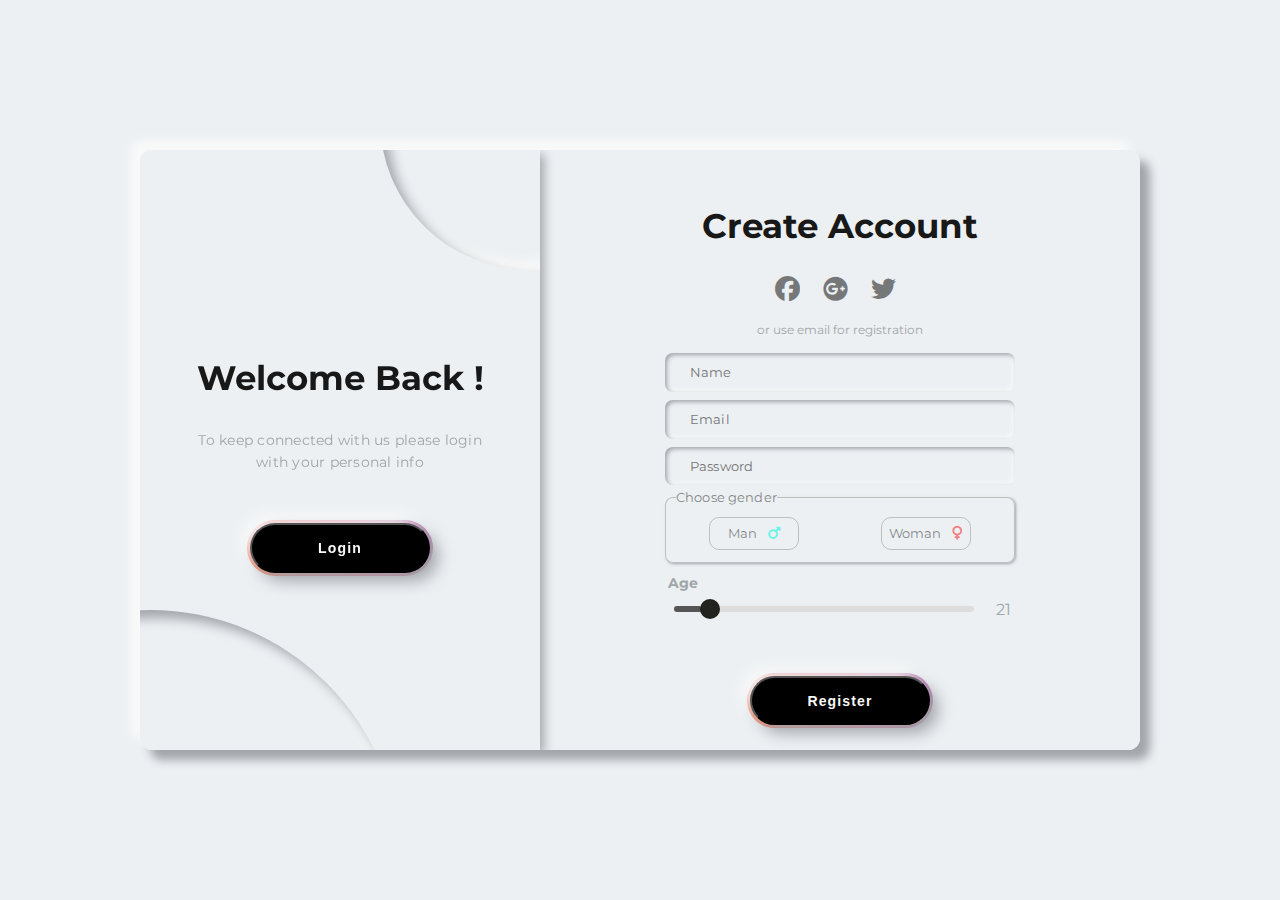
<file: loginRegister.html>
<!DOCTYPE html>
<html lang="es" dir="ltr">

<head>
    <meta name="viewport" content="width=device-width, user-scalable=no, initial-scale=1.0">
    <meta charset="utf-8">
    <link rel="stylesheet" type="text/css" href="css/style_loginRegister.css">
    <link rel="stylesheet" href="https://cdnjs.cloudflare.com/ajax/libs/font-awesome/6.2.1/css/all.min.css">
    <link href="https://fonts.googleapis.com/css2?family=Montserrat:wght@400;700;800&display=swap" rel="stylesheet">
    <title>Login&Register</title>
</head>

<body>
    <div class="main">
        <div class="container a-container" id="a-container">
            <form class="form" id="a-form" method="" action="">
                <h2 class="form_title title">Create Account</h2>
                <div class="form__icons">
                    <i class="fa-brands fa-facebook form__icon"></i>
                    <i class="fa-brands fa-google-plus form__icon"></i>
                    <i class="fa-brands fa-twitter form__icon"></i>
                </div>
                <span class="form__span">or use email for registration</span>
                <input class="form__input" type="text" placeholder="Name">
                <input class="form__input" type="text" placeholder="Email">
                <input class="form__input" type="password" placeholder="Password">
                <input class="form__input" type="text" hidden id="gender_input">
                <fieldset>
                    <legend>Choose gender</legend>
                    <div class="gender-select-area">
                        <div class="text-center text-justify gender-select man" id="gender-1">
                            Man
                            <i class="fa-solid fa-mars"></i>
                        </div>
                        <div class="text-center text-justify gender-select clearfix woman" id="gender-2"
                            style="float: right;">
                            Woman
                            <i class="fa-solid fa-venus"></i>
                        </div>
                    </div>
                </fieldset>
                <div class="wrapper">
                    <h3>Age</h3>
                    <div class="range">
                        <div class="range__progress"></div>
                        <input type="range" class="range__slider first__slider" step="1" value="21" min="15" max="80">
                        <span class="range__value"></span>
                    </div>
                </div>
                <button class="form__button button submit gradient-border switch__button" form="a-form"
                    onclick="show('popup_success')">Register</button>
            </form>
        </div>
        <div class="container b-container" id="b-container">
            <form class="form" id="b-form" method="" action="">
                <h2 class="form_title title">Sign in to Website</h2>
                <div class="form__icons">
                    <i class="fa-brands fa-facebook form__icon"></i>
                    <i class="fa-brands fa-google-plus form__icon"></i>
                    <i class="fa-brands fa-twitter form__icon"></i>

                </div>
                <span class="form__span">or use your email account</span>
                <input class="form__input" type="text" placeholder="Email">
                <input class="form__input" type="password" placeholder="Password"><a class="form__link">Forgot your
                    password?</a>
                <button class="form__button button submit gradient-border switch__button" type="submit">Login</button>
            </form>
        </div>
        <div class="switch" id="switch-cnt">
            <div class="switch__circle"></div>
            <div class="switch__circle switch__circle--t"></div>
            <div class="switch__container" id="switch-c1">
                <h2 class="switch__title title">Welcome Back !</h2>
                <p class="switch__description description">To keep connected with us please login with your personal
                    info</p>
                <button class="switch__button button switch-btn gradient-border">Login</button>
            </div>
            <div class="switch__container is-hidden" id="switch-c2">
                <h2 class="switch__title title">Hello Friend !</h2>
                <p class="switch__description description">Enter your personal details and start shopping with us</p>
                <button class="switch__button button switch-btn gradient-border">Register</button>
            </div>
        </div>
    </div>
    <div class="popup" id="popup_success">
        <p>Register Your Account has Successfull</p>

        <svg xmlns="http://www.w3.org/2000/svg" width="260" height="241" viewBox="0 0 2876.0933 2666.6667" class="top">
            <path d="M0 2666.667h2876.093V0H0v2666.667" fill="#fff" />
            <path
                d="M1643.333 899.213c-188.72 20.627-314.318 301.534-242.56 642.574 71.774 341.026 127.574 493.6 703.76 431.893 576.174-61.707 448.507-869.907 30.934-772.813-224.52 52.186-126.627-341.627-492.134-301.654"
                fill="#184655" />
            <path d="M1149.77 1671.667c-63.026 16.44-306.07 53.88-334.642 64.533l148.207 151.747h217.05l-30.614-216.28"
                fill="#f7a491" />
            <path
                d="M2378.96 627.773c-5.107-9.546-69.347-61.746-75.053-66.933-5.707-5.187-48.907-26.267-49.254-2.733-.093 6.76 39.014 32.693 53.707 42.84-12.493-10.707-68.733-37.934-76.64-33-15.32 9.573 50.12 57.96 70.413 69.773 16.227 9.453 22.094 60.533 23.787 80.627.6 7.093-1.48 26.88-.627 19.826.16-1.293-17.2-28.066-24.68-42.72-4.933-9.64-13.533-12.933-18.013-6.44-11.107 16.107 18.6 103.48 27.627 115.067 10.693 13.707 34.986 36.507 44.226 45.147 0 0 46.467 438.16 32.187 448.653-33.4 24.547-362.933 202.947-362.933 202.947s34.506 210.613 42.426 203.293c7.907-7.32 432.627-256.267 454.16-299.92 31.134-63.16-9.093-312.12-49.52-475.533-13.6-65-60.506-242.36-91.813-300.894"
                fill="#b35e4b" />
            <path
                d="M2371.747 717.613l8.826 3.894s11.747 7.826 9.08 17.426c-1.56 5.56-5.053 6.534-25.96 14.134-15.12 5.493-35.64 6.853-66.453 8.506l74.507-43.96"
                fill="#944634" />
            <path
                d="M2379.227 724.653l-105.28-203.146c-3.254-6.28-11.387-8.814-18.16-5.654l-8.2 3.934s-.027.026-.08.066l-.027-.053-73.787 38.787c-5.493 2.893-7.573 9.346-4.68 14.493l110.534 196.107 73.2-18.027 20.12-9.4c6.773-3.16 9.613-10.827 6.36-17.107"
                fill="#13375b" />
            <path
                d="M2274.68 691.253s-7.587 24.707-5.853 53.814c1.72 29.106 62.373 85.986 72.173 90.72 9.813 4.733 1-35.36 1-35.36s-1.76-37.52-11.56-40.147c-9.8-2.64-26.84-16-26.84-16s-9.16-86.107-28.92-53.027M2365.2 651.093l-23.187-33.146s-49.853-58.654-69.826-45.107c-19.974 13.547 57.146 60.32 57.146 60.32s30.08 42.693 61.8 102.2l5.734-21.893-31.667-62.374"
                fill="#b35e4b" />
            <path
                d="M1867.187 1541.787c100.066-43.334 281.826-110.974 281.826-110.974l60.08 219.427-297.666 157.707s-70.427-254.827-44.24-266.16M1472.827 1558.987s-36.614 1.346-129.4 31.066c-101.514 32.507-292.01 79.96-292.01 79.96L1153.14 1896.2l339.873-40.387s33.147-296.826-20.186-296.826"
                fill="#f47458" />
            <path
                d="M787.912 1983.533l-122.04.2c-1.21-11.586-13.397-381.76-12.613-392.52.785-10.773 122.67-87.493 108.665-98.613-14.005-11.133-66.673 25.933-72.65 19.493-13.78-14.853 5.858-178.866-7.162-175.986-24.36 5.386-16.518 104.373-28.38 104.84-11.862.453 1.716-104.08-18.305-110.174-20.02-6.093-3.287 100.094-11.868 104.774-8.58 4.68-29.576-97.814-47.384-86.374-9.67 6.2 20.957 90.694 7.385 90.92-13.57.227-47.384-60.866-57.816-52.68-10.43 8.187 39.605 58.64 41.875 94.92 2.27 36.267 19.16 50.2 5.308 108.947-13.853 58.733-86.083 455-42.485 501.213 35.4 37.52 237.864 58.934 254.932 49.307 65.414-36.893 2.537-158.267 2.537-158.267"
                fill="#b35e4b" />
            <path d="M685.1 1515.813s-54.797-10.493-63.893 37.214c0 0 21.257-37.347 63.892-37.214" fill="#944634" />
            <path
                d="M1098.227 1986.507s9.413-55.374 138.704-68.827c131.843-13.733 269.883-100.107 269.883-100.107s12.334 190.187-26.48 229.44l-132.72 47.214-249.386-107.72M1021.307 1925.693s-46.423 3.347-105.728 11.107c-59.305 7.76-204.32 23.587-204.32 23.587l38.23 205.413s214.85-1.013 222.33 2.493c7.476 3.507 57.82-219.52 49.487-242.6"
                fill="#50bfa5" />
            <path
                d="M2078.547 2666.667c-67.987-129.587-159.814-239.574-159.814-239.574l-427.28 21.68s-37.373 108.294-41.906 217.894h629"
                fill="#355389" />
            <path
                d="M1943.613 2440.467c-194.066 83.466-468.746 3.946-468.746 3.946 37.146-193.573-47.867-332.84-68.187-529.04-25.533-136.546 38.36-152.506 66.147-356.386.186-1.374 141.546-11.24 141.546-11.24l147.094 3.64s60.36-4.107 105.72-9.6c3.346-.414 81.946 278.84 69.28 442.093-8.627 111.32-14.174 194.093-13.374 267.667 1.174 106.946 20.52 188.92 20.52 188.92"
                fill="#f47458" />
            <path
                d="M1980.627 1863.307c4.56 144.173-129.334 183.706-278.627 183.706s-270.32-70.626-270.32-157.733c0-87.12 99.253-204.373 248.467-209.68 186.76-6.64 296.973 73.28 300.48 183.707"
                fill="#f47458" />
            <path
                d="M1651.587 1310.347s-3.374 24.053-8.56 57.226c-9.494 60.707-16.48 149.907-28.654 180.174C1603.64 1574.4 1668.587 1653 1745.2 1653c88.28 0 44.347-68.347 47.107-101.107 2.746-32.48 3.493-121.853 9.306-195.92 3.147-40.066 5.427-69.28 5.427-69.28l-155.453 23.654"
                fill="#b35e4b" />
            <path
                d="M1801.907 1354.64c2.973-39.2 5.133-67.947 5.133-67.947l-155.453 23.654s-3.934 22.64-8.254 54.64c63.014 36.56 119.694 25.026 158.574-10.347"
                fill="#944634" />
            <path
                d="M1700.333 958.493s-61.28 13.814-99.12 71.56c-37.826 57.734-63.8 227.72 60.827 307.067 124.613 79.333 221.533-32.893 223.133-142.36 1.614-109.48-21.853-255.56-184.84-236.267"
                fill="#b35e4b" />
            <path
                d="M1718.72 954.92s-78.133 207.4-146.76 223.04c-68.627 15.653-67.64 71.653-67.64 71.653s1.533-203.613 65.853-250.32c64.32-46.706 148.547-44.373 148.547-44.373"
                fill="#184655" />
            <path
                d="M1600.64 1213.733c8.307 26.147.707 51.88-16.96 57.494-17.667 5.6-38.72-11.04-47.027-37.174-8.293-26.146-.706-51.88 16.974-57.493 17.666-5.613 38.72 11.027 47.013 37.173"
                fill="#b35e4b" />
            <path
                d="M1409.973 2666.667c-24.026-58.293-59.746-101.72-59.746-101.72s-77.727 7.28-119.88 7.28c-166.132 0-205.503-21.787-205.503-21.787s-34.844 43.68-61.6 116.227h446.73"
                fill="#f7cc7f" />
            <path
                d="M1110.86 1908.307s-155.237 23.933-249.564 30.08l141.06 614.787s194.828 61.133 358.39 12.88c0 0 84.827-394.414-37.14-620.947-14.862-27.614-126.63-30.014-126.63-30.014l-86.116-6.786"
                fill="#50bfa5" />
            <path
                d="M1153.38 2381.187c-68.288-44.187-94.57-140.8-71.377-132.654 23.182 8.12 52.048 35.52 53.14 18.587 1.09-16.947-43.132-49.08-77.926-73.48-6.34-4.44-40.508-15.973-47.29-36.947-2.53-7.8-32.083-177.733-46.52-300.96L836.46 1708.16C713.91 1762 940.142 2213.4 978.804 2279.267c38.672 65.853 97.15 115.133 112.888 116.16 3.806.253 3.036-3.454-.324-9.214 18.455 16.04 41.494 29.494 45.643 26.454 5.34-3.907-29.218-29.654-45.834-51.347-16.628-21.667-36.156-43.96-34.31-45.08 2.966-1.773 35.08 40.267 52.362 62.04 17.26 21.773 112.436 47.067 44.15 2.907"
                fill="#b35e4b" />
            <path
                d="M1147.18 1467.587s74.283-24.334 122.29 43.706c48.01 68.04 22.058 61.587 45.413 95.614 23.357 34.013 84.344 26.986 84.344 79.773 0 52.787-27.254 61-27.254 61s24.654 41.067-2.6 83.293c-27.24 42.24-93.94 91.054-150.797 85.187 0 0-86.64 29.88-172.275 9.893-85.635-20-55.792-20-90.825-20-35.032 0-129.75-43.4-114.18-106.746 0 0-57.715-62-1.714-112.627 56.004-50.64 66.59-102.067 99.028-170.107 32.437-68.04 169.648-65.4 208.573-48.986"
                fill="#13375b" />
            <path
                d="M1196.81 1829.8s-3.118 93.44 6.587 102.213c9.707 8.774 23.256 23.32 8.983 45.614-14.27 22.28-76.228 8.053-105.097-4.694-27.71-12.253-45.594-35.04-45.594-35.04l14.453-147.973 120.668 39.88"
                fill="#b35e4b" />
            <path
                d="M1076.143 1789.92l-3.89 39.813c26.672 38.107 60.736 50.014 80.348 56.227 10.148 3.2 25.947 8.213 44.375 8.28-1.34-29.227-.164-64.44-.164-64.44l-120.667-39.88"
                fill="#944634" />
            <path
                d="M1172.157 1504.84s58.39-1.173 88.23 39.88c29.842 41.067 62.28 158.387 12.978 239.333-49.305 80.947-112.237 61-138.186 52.787-25.95-8.213-77.2-26.387-103.153-102.067-25.95-75.666-7.136-245.773 140.13-229.933"
                fill="#b35e4b" />
            <path
                d="M1037.056 1704.427s-2.93-54.934-40.244-44.267c-37.313 10.667-8.875 93.573 22.06 90.84 30.928-2.72 18.184-46.573 18.184-46.573"
                fill="#b35e4b" />
            <path
                d="M938.013 1057.187l-17.276-47.334-48.793-12.613c-5.557-1.44-7.056-8.627-2.536-12.16l39.687-31.053-3.084-50.307c-.35-5.733 6.02-9.373 10.778-6.173l41.803 28.146 46.887-18.48c5.343-2.106 10.776 2.827 9.202 8.347l-13.853 48.453 32.062 38.894c3.65 4.426.642 11.12-5.095 11.32l-50.364 1.8-27.07 42.52c-3.083 4.826-10.38 4.04-12.347-1.36"
                fill="#f7cc7f" />
            <path
                d="M259.395 1290.413l58.44-2.36 24.868-61.893 79.85 8.693 11.004-43 17.66 5.214-14.44 56.426-81.78-8.906-24.074 59.933-70.762 2.84-.765-16.947"
                fill="#f48c7f" />
            <path
                d="M2069.667 281.12l5.52 48.987-77.827 17.586-.773 72.627-56.094 22.68 11.48 28.4 75.04-30.347.72-68.813 80.974-18.293-8.307-73.72-30.733.893"
                fill="#50bfa5" />
            <path
                d="M335.945 797.48l30.248 34.133 44.572-13.266L441.96 859l43.115-28.773 37.305 44.426 42.97-21.6 42.882 36.88-13.956 16.227-32.064-27.573-45.34 22.786-35.864-42.693-43.836 29.253-34.424-44.866-43.525 12.96-28.035-31.64-26.804 14.493-10.18-18.827 41.74-22.573"
                fill="#96d9c9" />
            <path
                d="M1474.573 411.453s11.707-21.973 40.494-26.12c25.666-3.706 46.293 14.147 49.733 37.894 3.96 27.506-15.453 63.52-73.973 100.826-66.68-19.253-95.494-48.306-99.454-75.8-3.426-23.76 11.32-46.72 36.987-50.413 28.787-4.16 46.213 13.613 46.213 13.613M1263.956 452.907c25.52.453 46.05-.467 66.19-2.347 6.64-.613 18.334.28 22.414-5.84 2.107-3.187 2.147-6.827-.8-9.587-5.4-5.066-15.2-1.973-21.895-1.346-20.397 1.88-43.566 3.04-67.05 2.866-4.406-.04-7.852 4.547-7.564 8.694.333 4.72 4.293 7.48 8.706 7.56M1609.28 473.947c9.773-.734 19.533-1.654 29.293-2.547 9.334-.853 20.52-.213 29.08-4.213 6.307-2.934 6.12-11.667-.973-13.507-9.173-2.373-19.907.24-29.267 1.12-9.76.92-19.533 1.813-29.266 2.88-10.414 1.147-9.36 17.053 1.133 16.267M1365.533 572.56c10.4-21.653 24.747-29.333 35.44-38.227 5.72-4.773 1.534-13.48-5.826-11.64-20.16 5.054-35.88 24.947-44.28 42.907-4.427 9.467 10.133 16.413 14.666 6.96M1482.667 614.027c-1.28-10.054-.64-20.04 2.24-29.774 1.76-5.96 11.96-23.053.226-25.04-11.053-1.88-15.28 16.387-17.186 24.12-2.56 10.347-3.067 21.28-1.614 31.84 1.427 10.387 17.68 9.334 16.334-1.146M1559.973 545.227c5.774 3.453 11.547 6.906 17.32 10.373 5.774 3.44 11.467 8.707 18.48 6.613 3.947-1.173 5.16-5.346 4.374-8.933-1.414-6.52-10.414-9.653-15.694-12.773-5.8-3.414-11.586-6.84-17.386-10.267-3.84-2.267-9.24.16-11.027 3.947-2.08 4.36.08 8.733 3.933 11.04M1402.147 357.573c-25.147-48.026-24.774-48.32-29.32-52.053-4.667-3.827-12.254-.267-11.734 5.947.52 6.146.547 5.12 27.187 55.56 2.133 4.013 8.227 4.56 11.667 2.2 4.106-2.8 4.306-7.627 2.2-11.654M1491.147 349.133c2.506-8.573 4.08-17.306 4.72-26.226.586-8.28 2.613-20.894-5.48-25.907-1.734-1.08-4.787-.787-6.347.493-6.507 5.32-4.093 16.307-4.667 23.947-.626 8.32-2.146 16.587-4.186 24.693-1.067 4.254 2.346 8.694 6.48 9.48 4.666.88 8.24-2.253 9.48-6.48M1617.56 346.173c1.12-3.92-2.253-7.24-5.64-8.253-6.96-2.067-15.213 5.24-20.573 9.08-6.227 4.467-11.974 9.507-17.414 14.92-3.133 3.12-2.213 8.853.96 11.533 3.707 3.147 8.28 2.067 11.534-.946 21.266-19.694 28.373-16.627 31.133-26.334"
                fill="#f7a491" />
            <path
                d="M1024.268 686.827l-57.57-30.36 9.842-40.187-52.99-30.4 7.482-57.693 21.95 2.84-5.574 43.013L1002 605.36l-9.695 39.587 42.283 22.293-10.32 19.587"
                fill="#f48c7f" />
        </svg>
        <div class="buttons">
            <div class="button-cus" onclick="hide('popup_success')">Continue</div>
        </div>

    </div>
    <script src="js/loginRegister.js"></script>
    <script src="https://ajax.googleapis.com/ajax/libs/jquery/2.1.1/jquery.min.js"></script>
    <script>
        $('.gender-select-area .gender-select').click(function () {
            $(this).parent().find('.gender-select').removeClass('selected');
            $(this).addClass('selected');
        });


    </script>
</body>

</html>
</file>
<file: css/style_loginRegister.css>
*,
*::after,
*::before {
  margin: 0;
  padding: 0;
  box-sizing: border-box;
  user-select: none;
}

/* Generic */
body {
  width: 100%;
  height: 100vh;
  display: flex;
  justify-content: center;
  align-items: center;
  font-family: "Montserrat", sans-serif;
  font-size: 12px;
  background-color: #ecf0f3;
  color: #a0a5a8;
}

/**/
.main {
  position: fixed;
  width: 1000px;
  min-width: 1000px;
  min-height: 600px;
  height: 600px;
  padding: 25px;
  background-color: #ecf0f3;
  box-shadow: 10px 10px 10px #a2a5aa, -10px -10px 10px #f9f9f9;
  border-radius: 12px;
  overflow: hidden;
}

@media (max-width: 1200px) {
  .main {
    transform: scale(0.7);
  }
}

@media (max-width: 1000px) {
  .main {
    transform: scale(0.6);
  }
}

@media (max-width: 800px) {
  .main {
    transform: scale(0.5);
  }
}

@media (max-width: 600px) {
  .main {
    transform: scale(0.4);
  }
}

.container {
  display: flex;
  justify-content: center;
  align-items: center;
  position: absolute;
  top: 0;
  width: 600px;
  height: 100%;
  padding: 25px;
  background-color: #ecf0f3;
  transition: 1.25s;
}

.form {
  display: flex;
  justify-content: center;
  align-items: center;
  flex-direction: column;
  width: 100%;
  height: 100%;
}

.form__icon {
  font-size: 25px;
  width: 35px;
  margin: 0 5px;
  opacity: 0.5;
  transition: 0.15s;
  color: black;
}

.form__icon:hover {
  opacity: 1;
  transition: 0.15s;
  cursor: pointer;
}

.form__input {
  width: 350px;
  height: 40px;
  margin: 4px 0;
  padding-left: 25px;
  font-size: 13px;
  letter-spacing: 0.15px;
  border: none;
  outline: none;
  font-family: "Montserrat", sans-serif;
  background-color: #ecf0f3;
  transition: 0.25s ease;
  border-radius: 8px;
  box-shadow: inset 2px 2px 4px #a2a5aa, inset -2px -2px 4px #f9f9f9;
}

.form__input:focus {
  box-shadow: inset 4px 4px 4px #a2a5aa, inset -4px -4px 4px #f9f9f9;
}

.form__span {
  margin-top: 20px;
  margin-bottom: 12px;
}

.form__link {
  color: #181818;
  font-size: 15px;
  margin-top: 25px;
  border-bottom: 1px solid #a0a5a8;
  line-height: 2;
}

.title {
  font-size: 34px;
  font-weight: 700;
  line-height: 3;
  color: #181818;
}

.description {
  font-size: 14px;
  letter-spacing: 0.25px;
  text-align: center;
  line-height: 1.6;
}

.button {
  width: 180px;
  height: 50px;
  border-radius: 25px;
  margin-top: 50px;
  font-weight: 700;
  font-size: 14px;
  letter-spacing: 1.15px;
  background-color: #000000;
  color: #f9f9f9;
  box-shadow: 8px 8px 16px #a2a5aa, -8px -8px 16px #f9f9f9;

}

/**/
.a-container {
  z-index: 100;
  left: calc(100% - 600px);
}

.b-container {
  left: calc(100% - 600px);
  z-index: 0;
}

.switch {
  display: flex;
  justify-content: center;
  align-items: center;
  position: absolute;
  top: 0;
  left: 0;
  height: 100%;
  width: 400px;
  padding: 50px;
  z-index: 200;
  transition: 1.25s;
  background-color: #ecf0f3;
  overflow: hidden;
  box-shadow: 4px 4px 10px #a2a5aa, -4px -4px 10px #f9f9f9;
}

.switch__circle {
  position: absolute;
  width: 500px;
  height: 500px;
  border-radius: 50%;
  background-color: #ecf0f3;
  box-shadow: inset 8px 8px 12px #a2a5aa, inset -8px -8px 12px #f9f9f9;
  bottom: -60%;
  left: -60%;
  transition: 1.25s;
}

.switch__circle--t {
  top: -30%;
  left: 60%;
  width: 300px;
  height: 300px;
}

.switch__container {
  display: flex;
  justify-content: center;
  align-items: center;
  flex-direction: column;
  position: absolute;
  width: 400px;
  padding: 50px 55px;
  transition: 1.25s;
}

.switch__button {
  cursor: pointer;
}

.switch__button:hover {
  box-shadow: 6px 6px 10px #a2a5aa, -6px -6px 10px #f9f9f9;
  transform: scale(0.985);
  transition: 0.25s;
}

.switch__button:active,
.switch__button:focus {
  box-shadow: 2px 2px 6px #a2a5aa, -2px -2px 6px #f9f9f9;
  transform: scale(0.97);
  transition: 0.25s;
}

/**/
.is-txr {
  left: calc(100% - 400px);
  transition: 1.25s;
  transform-origin: left;
}

.is-txl {
  left: 0;
  transition: 1.25s;
  transform-origin: right;
}

.is-z200 {
  z-index: 200;
  transition: 1.25s;
}

.is-hidden {
  visibility: hidden;
  opacity: 0;
  position: absolute;
  transition: 1.25s;
}

.is-gx {
  animation: is-gx 1.25s;
}

@keyframes is-gx {

  0%,
  10%,
  100% {
    width: 400px;
  }

  30%,
  50% {
    width: 500px;
  }
}

fieldset {
  display: inline;
  text-align: left;
  padding: 10px;
  min-width: 350px;
  font-size: 13px;
  letter-spacing: 0.15px;
  outline: none;
  font-family: "Montserrat", sans-serif;
  background-color: #ecf0f3;
  transition: 0.25s ease;
  border-radius: 8px;
  box-shadow: 1px 1px 3px #a2a5aa, -1px -1px 1px #f9f9f9;
  border: #838b8b78 solid 1px;
  color: #6b6d6ed2;

}

.clearfix::after {
  content: " ";
  visibility: hidden;
  display: block;
  height: 0;
  clear: both;
}

.gender-select{
  border: 1px solid #838b8b78;
  min-width: 90px;
  min-height: 33px;
  display: inline-block;
  padding: 6px 5px;
  font-size: small;
  border-radius: 10px;
  text-align: center;
  margin: auto;
  margin: 2px 10%;
}

.man i{
  color: rgba(65, 246, 228, 0.784);
  font-size: 14px;
  margin-left: 10%;
  margin-top: 2%;
}

.woman i{
  color: rgba(246, 95, 95, 0.785);
  font-size: 14px;
  margin-left: 10%;
  margin-top: 2%;
}

.selected{
  border: 1px solid black;
  background-color: #000000e1;
  color: white;
}

.gender-select:hover{
  border: 1px solid black;
  background-color: #000000e1;
  color: white;

  cursor: pointer;
}

.fa-facebook:hover{
  color: #4267B2;
}

.fa-google-plus:hover{
  color: #DB4437;
}

.fa-twitter:hover{
  color: #1DA1F2;
}


input[type=range] {
  -webkit-appearance: none;
  width: 100%;
  margin: 14px 0;
  background-color: transparent;
}
input[type=range]:focus {
  outline: none;
}
input[type=range]::-webkit-slider-runnable-track {
  width: 100%;
  height: 6px;
  cursor: pointer;
  box-shadow: 0;
  background: transparent;
  position: relative;
  z-index: 1;
  border: 0;
}
input[type=range]::-webkit-slider-thumb {
  box-shadow: none;
  border: 1px solid rgba(0, 0, 0, 0.07);
  height: 20px;
  width: 20px;
  border-radius: 50px;
  background: #23241f;
  cursor: pointer;
  -webkit-appearance: none;
  margin-top: -7px;
  position: relative;
  z-index: 3;
}
input[type=range]::-moz-range-track {
  width: 100%;
  height: 6px;
  cursor: pointer;
  box-shadow: 0;
  background: transparent;
  position: relative;
  z-index: 1;
  border: 0;
}
input[type=range]::-moz-range-thumb {
  box-shadow: none;
  border: 1px solid rgba(0, 0, 0, 0.07);
  height: 30px;
  width: 30px;
  border-radius: 50px;
  background: #23241f;
  cursor: pointer;
  position: relative;
  z-index: 3;
}
input[type=range]::-ms-track {
  width: 100%;
  height: 6px;
  cursor: pointer;
  background: transparent;
  border-color: transparent;
  color: transparent;
}
input[type=range]::-ms-fill-lower {
  background: transparent;
  border: 0;
  box-shadow: 0;
}
input[type=range]::-ms-fill-upper {
  background: transparent;
  border: 0;
  box-shadow: 0;
}
input[type=range]::-ms-thumb {
  box-shadow: none;
  border: 1px solid rgba(0, 0, 0, 0.07);
  height: 30px;
  width: 30px;
  border-radius: 50px;
  background: #23241f;
  cursor: pointer;
}
input[type=range]:focus::-ms-fill-lower {
  background: transparent;
}
input[type=range]:focus::-ms-fill-upper {
  background: transparent;
}

.range {
  position: relative;
  left: 0;
  top: 0;
  width: 300px;
  height: 34px;
  margin-bottom: 30px;
  margin-left: 2%;
}
.range:after {
  content: "";
  position: absolute;
  width: 100%;
  left: 0;
  top: 14px;
  z-index: 0;
  height: 6px;
  background-color: #ddd;
  border-radius: 3px;
}
.range:last-child {
  margin-bottom: 0;
}

.range__progress {
  background-color: #555;
  position: absolute;
  z-index: 1;
  top: 14px;
  left: 0;
  height: 6px;
  border-radius: 3px;

}
.range__value {
  position: absolute;
  right: -37px;
  top: 8px;
  font-size: medium;
}

.wrapper {
  margin-top: 2%;
  margin-left: -8%;

}

.wrapper .sliderValues {
  color: #999;
  border: 1px solid #eee;
  background-color: #f5f5f5;
  padding: 10px;
}

@import url('https://fonts.googleapis.com/css?family=Raleway:200');

.gradient-border {
  --borderWidth: 5px;
  background: #000000;
  position: relative;
  border-radius: 30px;
}
.gradient-border:after {
  content: '';
  position: absolute;
  top: calc(-1 * var(--borderWidth));
  left: calc(-1 * var(--borderWidth));
  height: calc(100% + var(--borderWidth) * 2);
  width: calc(100% + var(--borderWidth) * 2);
  background: linear-gradient(60deg, #f79533, #f37055, #ef4e7b, #a166ab, #5073b8, #1098ad, #07b39b, #6fba82);
  border-radius: calc(2 * var(--borderWidth));
  z-index: -1;
  animation: animatedgradient 3s ease alternate infinite;
  background-size: 300% 300%;
  border-radius: 30px;
}


@keyframes animatedgradient {
	0% {
		background-position: 0% 50%;
	}
	50% {
		background-position: 100% 50%;
	}
	100% {
		background-position: 0% 50%;
	}
}

.popup {
  display: none;
  position: fixed;
  padding: 20px;
  width: 380px;
  left: 50%;
  margin-left: -150px;
  height: 380px;
  top: 30%;
  margin-top: -100px;
  background: #FFF;
  z-index: 0;
  align-items: center;
  border-radius: 20px;
  transition: 0.25s ease;
  flex-direction: column;
  box-shadow: 0 0.4px 3.6px rgba(0, 0, 0, 0.004),
    0 1px 8.5px rgba(0, 0, 0, 0.01), 0 1.9px 15.7px rgba(0, 0, 0, 0.019),
    0 3.4px 28.2px rgba(0, 0, 0, 0.03), 0 6.3px 54.4px rgba(0, 0, 0, 0.047),
    0 15px 137px rgba(0, 0, 0, 0.07);
}

#popup_success:after {
  position: fixed;
  content: "";
  top: 0;
  left: 0;
  bottom: 0;
  right: 0;
  background: rgba(0,0,0,0.5);
  z-index: -2;
  align-items: center;
  display: flex;
  flex-direction: column;
}

#popup_success:before {
  position: absolute;
  content: "";
  top: 0;
  left: 0;
  bottom: 0;
  right: 0;
  background: #FFF;
  z-index: -1;
  align-items: center;
  display: flex;
  flex-direction: column;
}

.popup p{
  font-size: larger;
  font-weight: 500;
  font-family: "Montserrat", sans-serif;
}

.button-cus{
  display: inline-block;
  margin-top: 20px;
  padding: 20px 70px;
  border-radius: 25px;
  font-weight: 700;
  font-size: 14px;
  letter-spacing: 1.15px;
  background-color: #000000;
  color: #f9f9f9;
  box-shadow: 8px 8px 16px #a2a5aa, -8px -8px 16px #f9f9f9;
  text-align: center;

}

.button-cus:hover{
  cursor: pointer;
}
</file>
